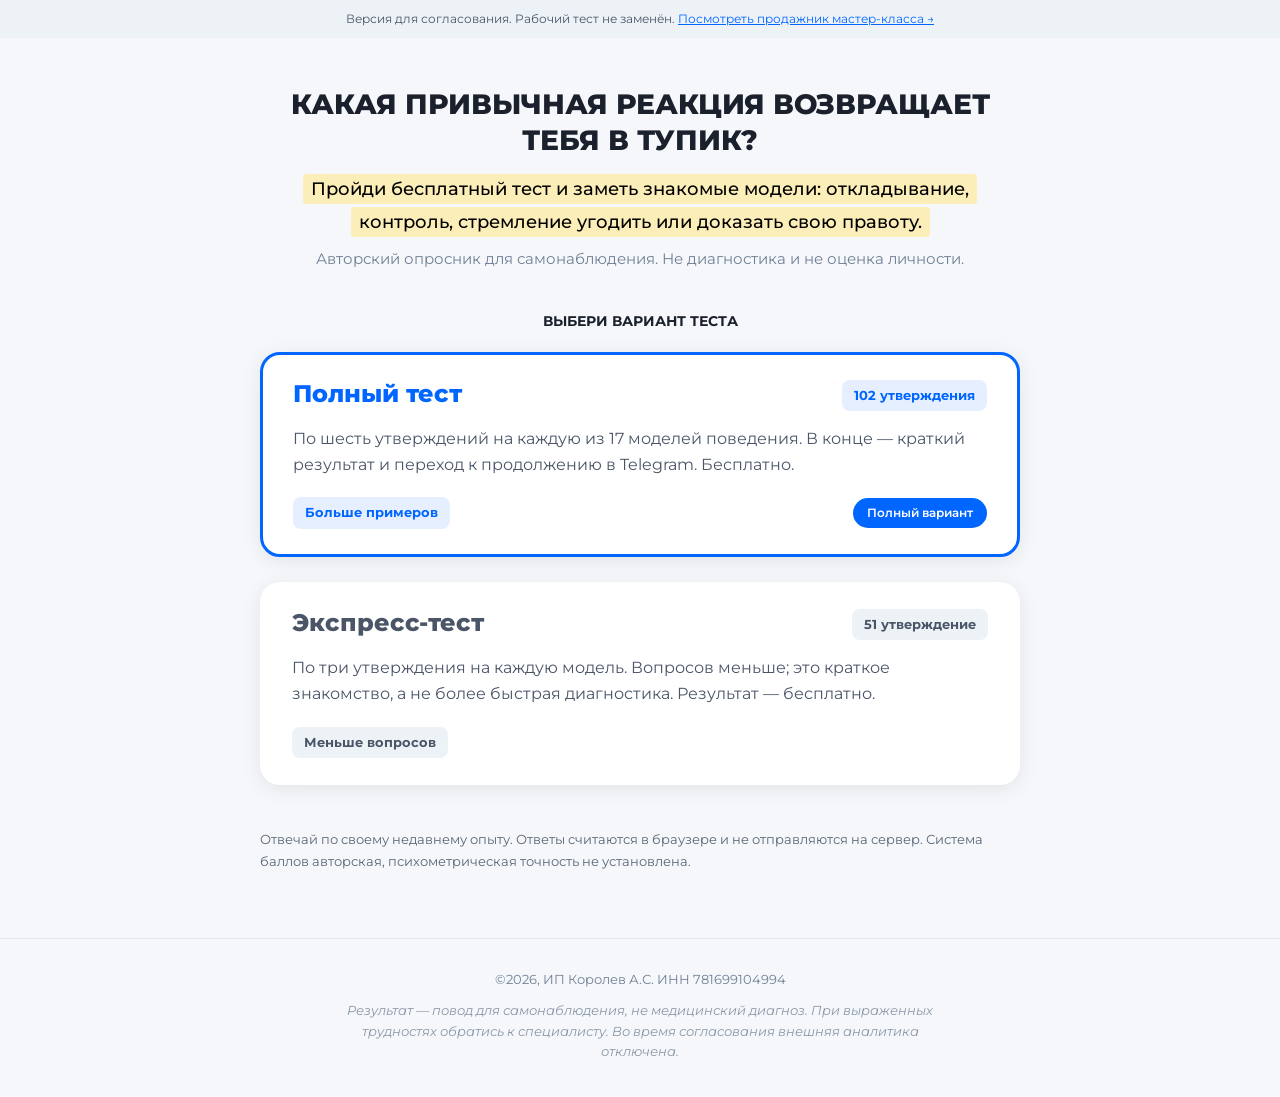
<file: index.html>
<!DOCTYPE html>
<html lang="ru">
<head>
    <meta charset="UTF-8">
    <meta name="viewport" content="width=device-width, initial-scale=1.0">
    <title>ЭГО-ТЕСТ: какие привычные реакции тебе знакомы?</title>
<meta name="robots" content="noindex,nofollow">
<meta name="referrer" content="strict-origin-when-cross-origin">
<meta name="description" content="Бесплатный авторский тест для самонаблюдения. Заметь знакомые модели поведения без диагнозов и обещаний точности.">
    
    <link rel="preconnect" href="https://fonts.googleapis.com">
    <link rel="preconnect" href="https://fonts.gstatic.com" crossorigin>
    <link href="https://fonts.googleapis.com/css2?family=Montserrat:wght@400;500;600;700;800&display=swap" rel="stylesheet">
    <script src="assets/chart-4.4.8.js" defer></script>

    <link rel="icon" type="image/x-icon" href="/favicon.png">


    <link rel="stylesheet" href="assets/original.css">
<link rel="stylesheet" href="assets/review.css">
</head>
<body>
<div class="review-banner">Версия для согласования. Рабочий тест не заменён. <a href="master-class/">Посмотреть продажник мастер-класса →</a></div>

<div id="app" class="container">
    
    <div id="home-page">
        <h1>Какая привычная реакция возвращает тебя в тупик?</h1>
        
        <div class="subtitle">
    <span>Пройди бесплатный тест и заметь знакомые модели: откладывание, контроль, стремление угодить или доказать свою правоту.</span>
</div>
        
        <div class="description">Авторский опросник для самонаблюдения. Не диагностика и не оценка личности.</div>
        
    
        

        <h3 style="text-align:center; font-size: 14px; font-weight: 700; margin: 30px 0 20px; text-transform: uppercase;">Выбери вариант теста</h3>

        <div class="card card-full" role="button" tabindex="0" onclick="startTest('full')" onkeydown="if(event.key==='Enter'||event.key===' '){event.preventDefault();startTest('full');}">
            <div class="card-header">
                <span class="card-title">Полный тест</span>
                <span class="badge-info">102 утверждения</span>
            </div>
            <div class="card-text">
                По шесть утверждений на каждую из 17 моделей поведения. В конце — краткий результат и переход к продолжению в Telegram. Бесплатно.
            </div>
            <div class="card-footer">
                <span class="accuracy-badge"><span class="badge-info" style="margin-left:0; font-weight:700;">Больше примеров</span></span>
                <span class="tag">Полный вариант</span>
            </div>
        </div>

        <div class="card card-express" role="button" tabindex="0" onclick="startTest('express')" onkeydown="if(event.key==='Enter'||event.key===' '){event.preventDefault();startTest('express');}">
            <div class="card-header">
                <span class="card-title">Экспресс-тест</span>
                <span class="badge-info">51 утверждение</span>
            </div>
            <div class="card-text">
                По три утверждения на каждую модель. Вопросов меньше; это краткое знакомство, а не более быстрая диагностика. Результат — бесплатно.
            </div>
            <div class="card-footer">
                <span class="accuracy-badge"><span class="badge-info" style="margin-left:0; font-weight:700;">Меньше вопросов</span></span>
            </div>
        </div>
    </div>

    <p id="test-privacy" class="copy-note">Отвечай по своему недавнему опыту. Ответы считаются в браузере и не отправляются на сервер. Система баллов авторская, психометрическая точность не установлена.</p>
    <div id="quiz-page" class="hidden">
        <div class="progress-container">
            <div class="progress-header">
                <span>Прогресс</span>
                <span id="question-counter">1 / 102</span>
            </div>
            <div class="progress-bar">
                <div id="progress-fill" class="progress-fill"></div>
            </div>
        </div>

        <div class="quiz-wrapper">
            <div class="question-card">
                <div id="question-text" class="question-text">Загрузка вопроса...</div>
            </div>

            <div class="answers-container">
                <button class="btn-answer btn-yes" onclick="handleAnswer(3)">Да, это про меня</button>
                <button class="btn-answer btn-maybe" onclick="handleAnswer(1)">Возможно, иногда</button>
                <button class="btn-answer btn-no" onclick="handleAnswer(0)">Нет, не похоже</button>
            </div>
        </div>
    </div>

    <div id="quiz-navigation" class="questions-nav hidden"><button id="previous-question" onclick="previousQuestion()">← Предыдущий вопрос</button><button onclick="exitTest()">Выйти из теста</button></div>
    <div id="results-page" class="hidden">
        <h1>Результаты тестирования</h1>
        
        <div class="chart-section">
            <div class="chart-container">
                <canvas id="resultsChart" role="img" aria-label="Баллы трёх моделей, не доли личности"></canvas>
            </div>
            <div class="chart-legend" id="chart-legend"></div>
        </div>

        <div class="result-header-card">
            <div class="result-title-small">С каким описанием чаще совпали ответы</div>
            <div id="winner-name" class="result-main-name">НАЗВАНИЕ</div>
        </div>

        <div class="result-body-card">
            <div id="winner-description" class="result-details"></div>
            <p class="copy-note">Названия моделей условные. Результат не является диагнозом, объяснением твоего детства или оценкой всей личности. Оставь только то, что подходит к твоему опыту.</p>
        </div>

        

        <div id="long-text-block" class="long-text-content">
            <div id="long-text-container">
                <p style="text-align: center; color: #718096;">Загрузка описания...</p>
            </div>
        </div>

        <div class="cta-text">
    Хочешь подробнее разобраться в знакомой реакции?<br>Продолжение — в Telegram-боте 👇
</div>

        <div style="text-align: center; margin-bottom: 60px;">
            <a href="https://t.me/aleksskorolev_bot?start=egotest" 
   class="btn-cta" 
   onclick="trackReview('telegram_click'); return true;" rel="noopener noreferrer">
   ЧИТАТЬ ПРОДОЛЖЕНИЕ
</a>
<p class="copy-note">В предпросмотре ссылка ведёт в действующий бот. Его сообщения и старые PDF ещё не обновлены; не используем эту версию для привлечения покупателей до проверки всего маршрута.</p>
            <!-- Текст под кнопкой -->
    <div style="font-size: 13px; color: #666; margin-top: 15px;">
        если не работает Telegram, то 
        <a id="fallback-link" href="result.html" style="color: #666; text-decoration: underline;">прочитай описание на сайте</a>
    </div>
</div>
        
        </div>
    </div> </div> <div id="warning-overlay">
    <div class="warning-text">ОТВЕЧАЙ ПО СВОЕМУ ОПЫТУ.<br>ЗДЕСЬ НЕТ ПРАВИЛЬНЫХ ОТВЕТОВ.</div>
</div>

    <footer class="footer">
        <p>©2026, ИП Королев А.С. ИНН 781699104994</p>
        <p class="disclaimer">Результат — повод для самонаблюдения, не медицинский диагноз. При выраженных трудностях обратись к специалисту. Во время согласования внешняя аналитика отключена.</p>
    </footer>

<script src="assets/review.js" defer></script>
<script src="assets/constants.js" defer></script>
<script src="descriptions.js" defer></script>

<script src="assets/quiz.js" defer></script>
</body>
</html>
</file>
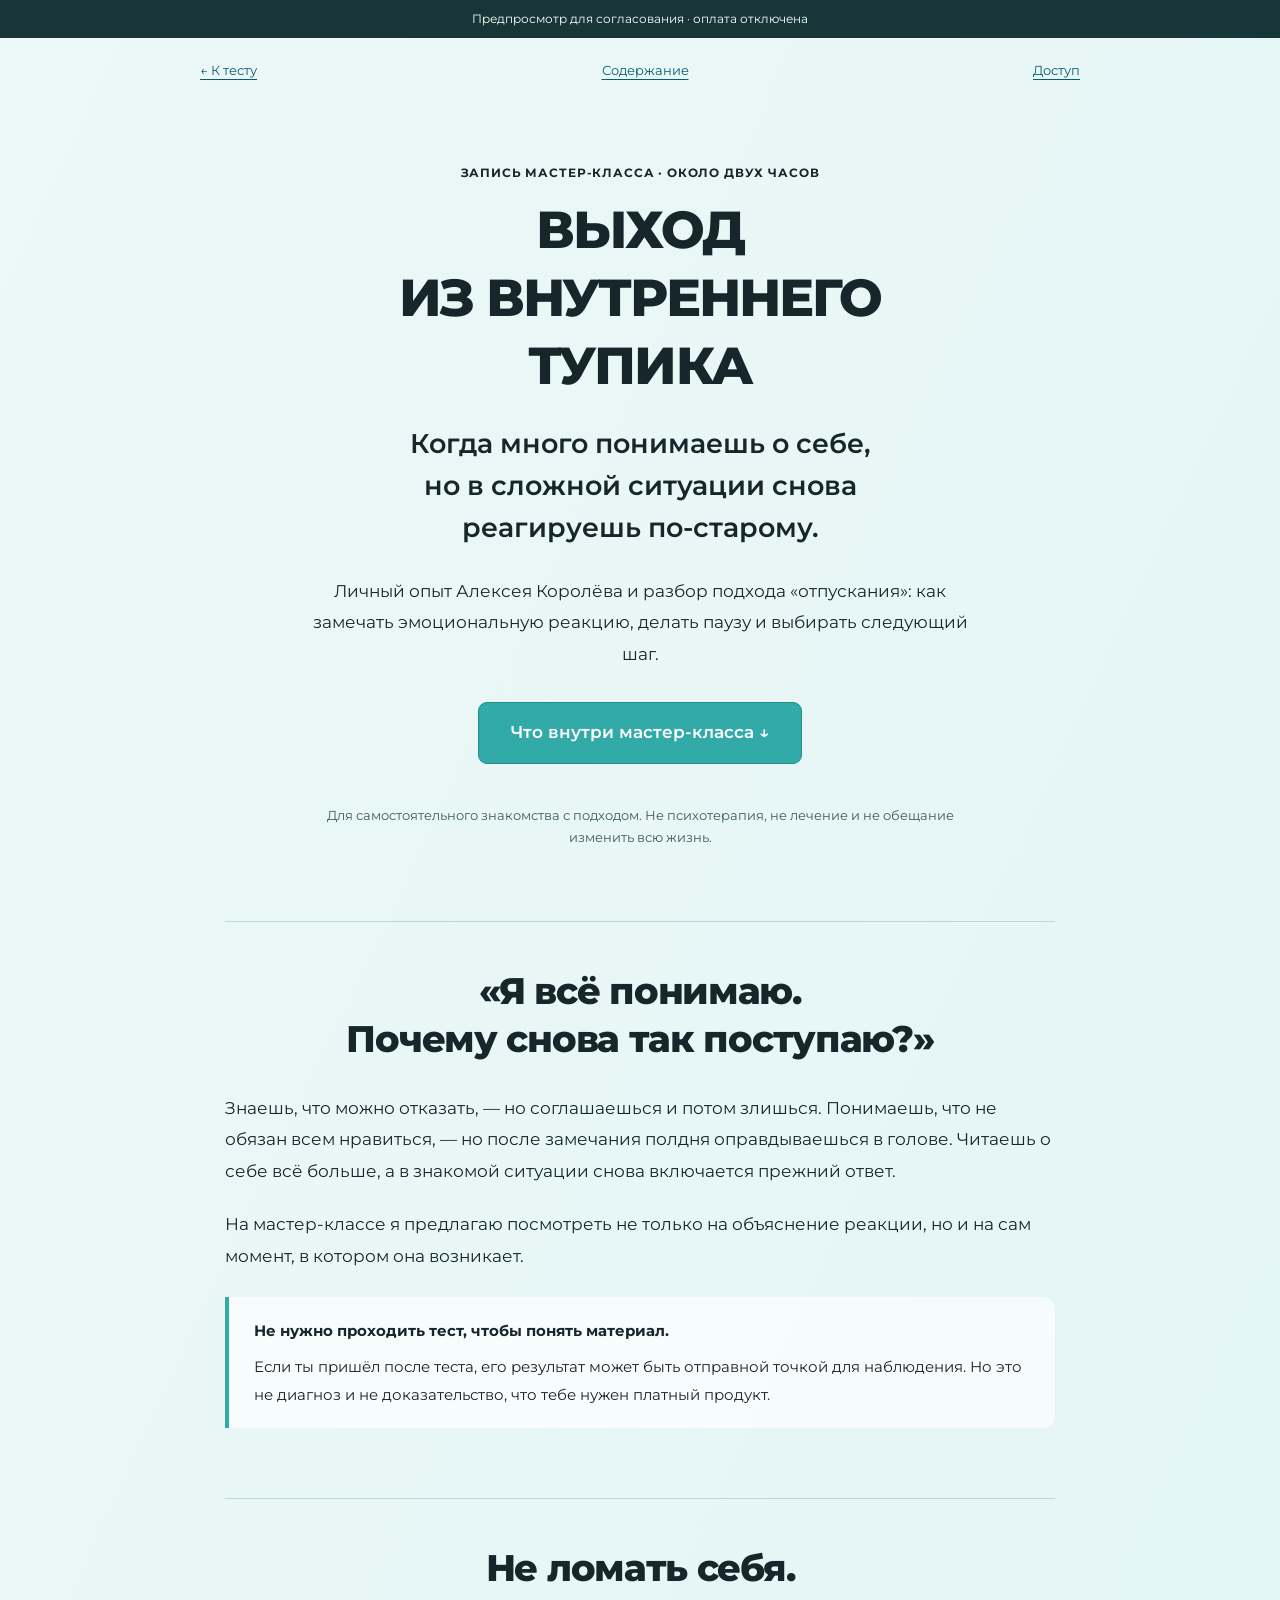
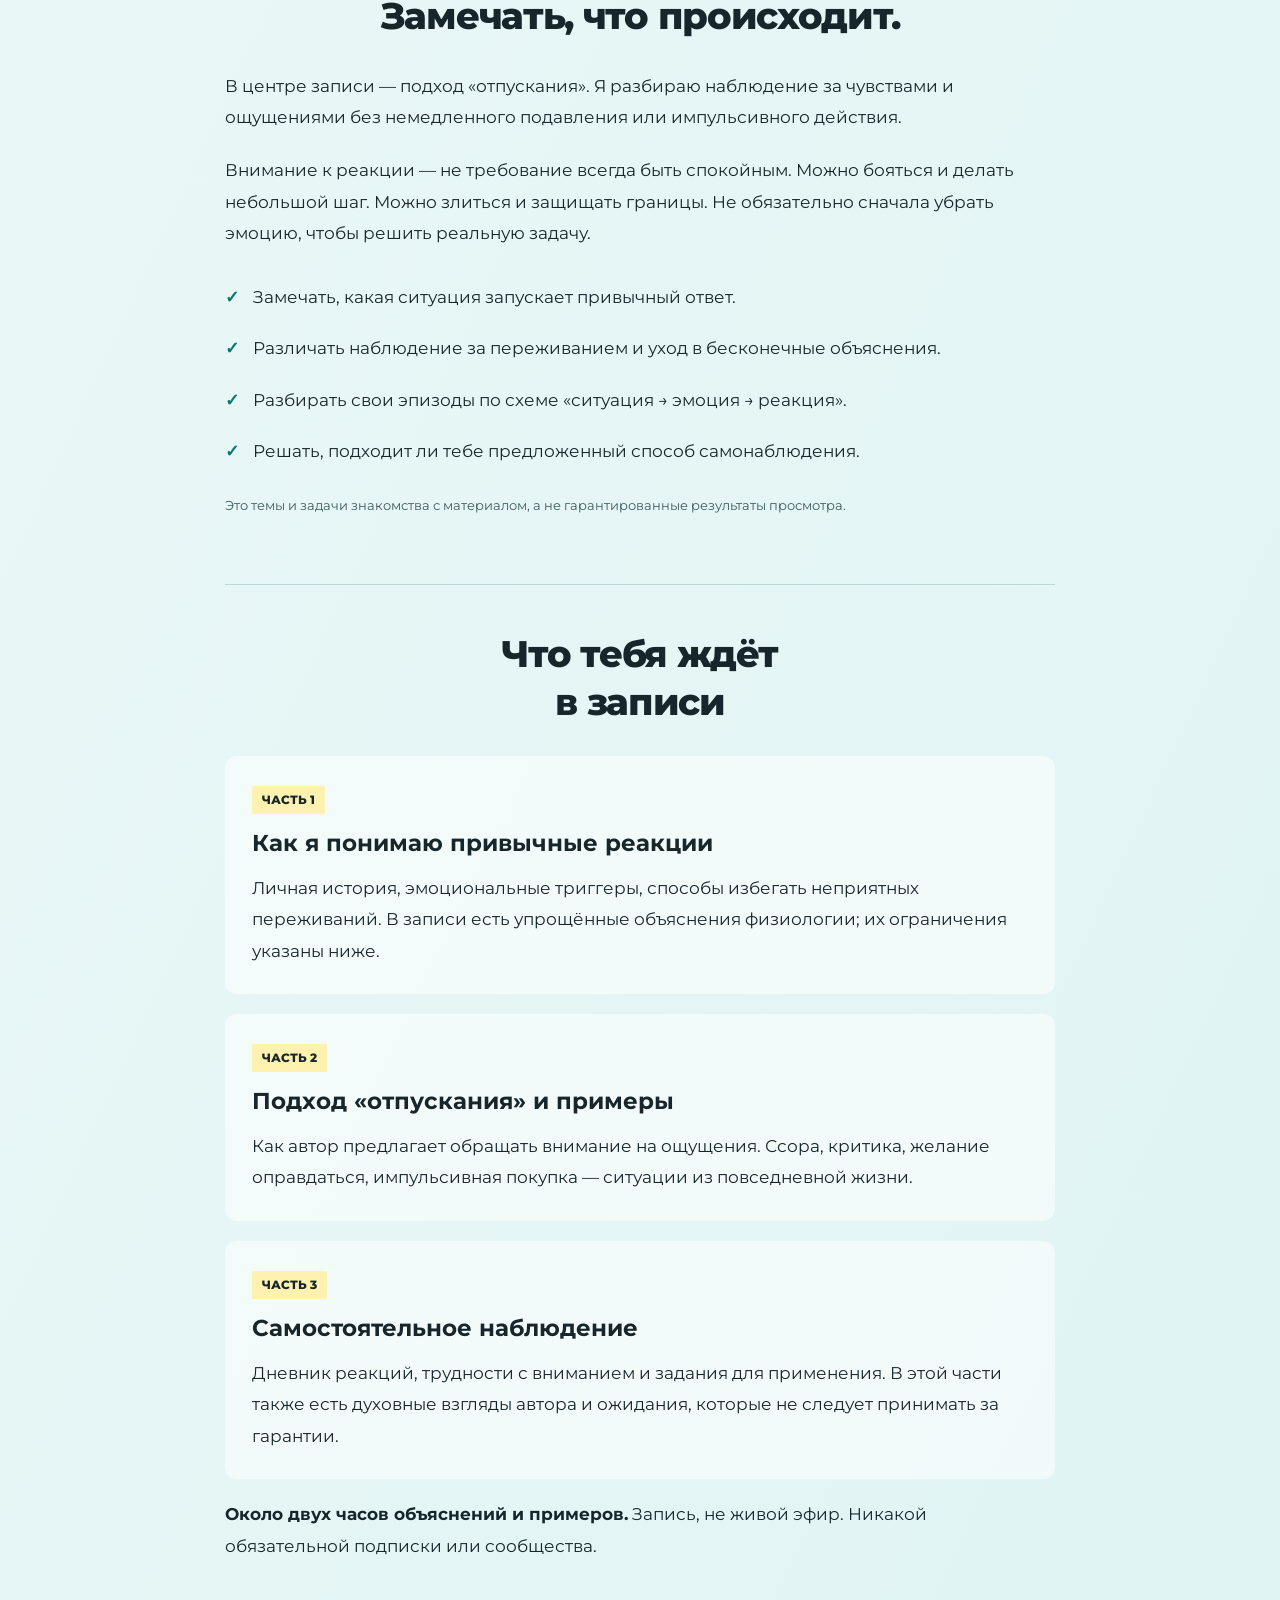
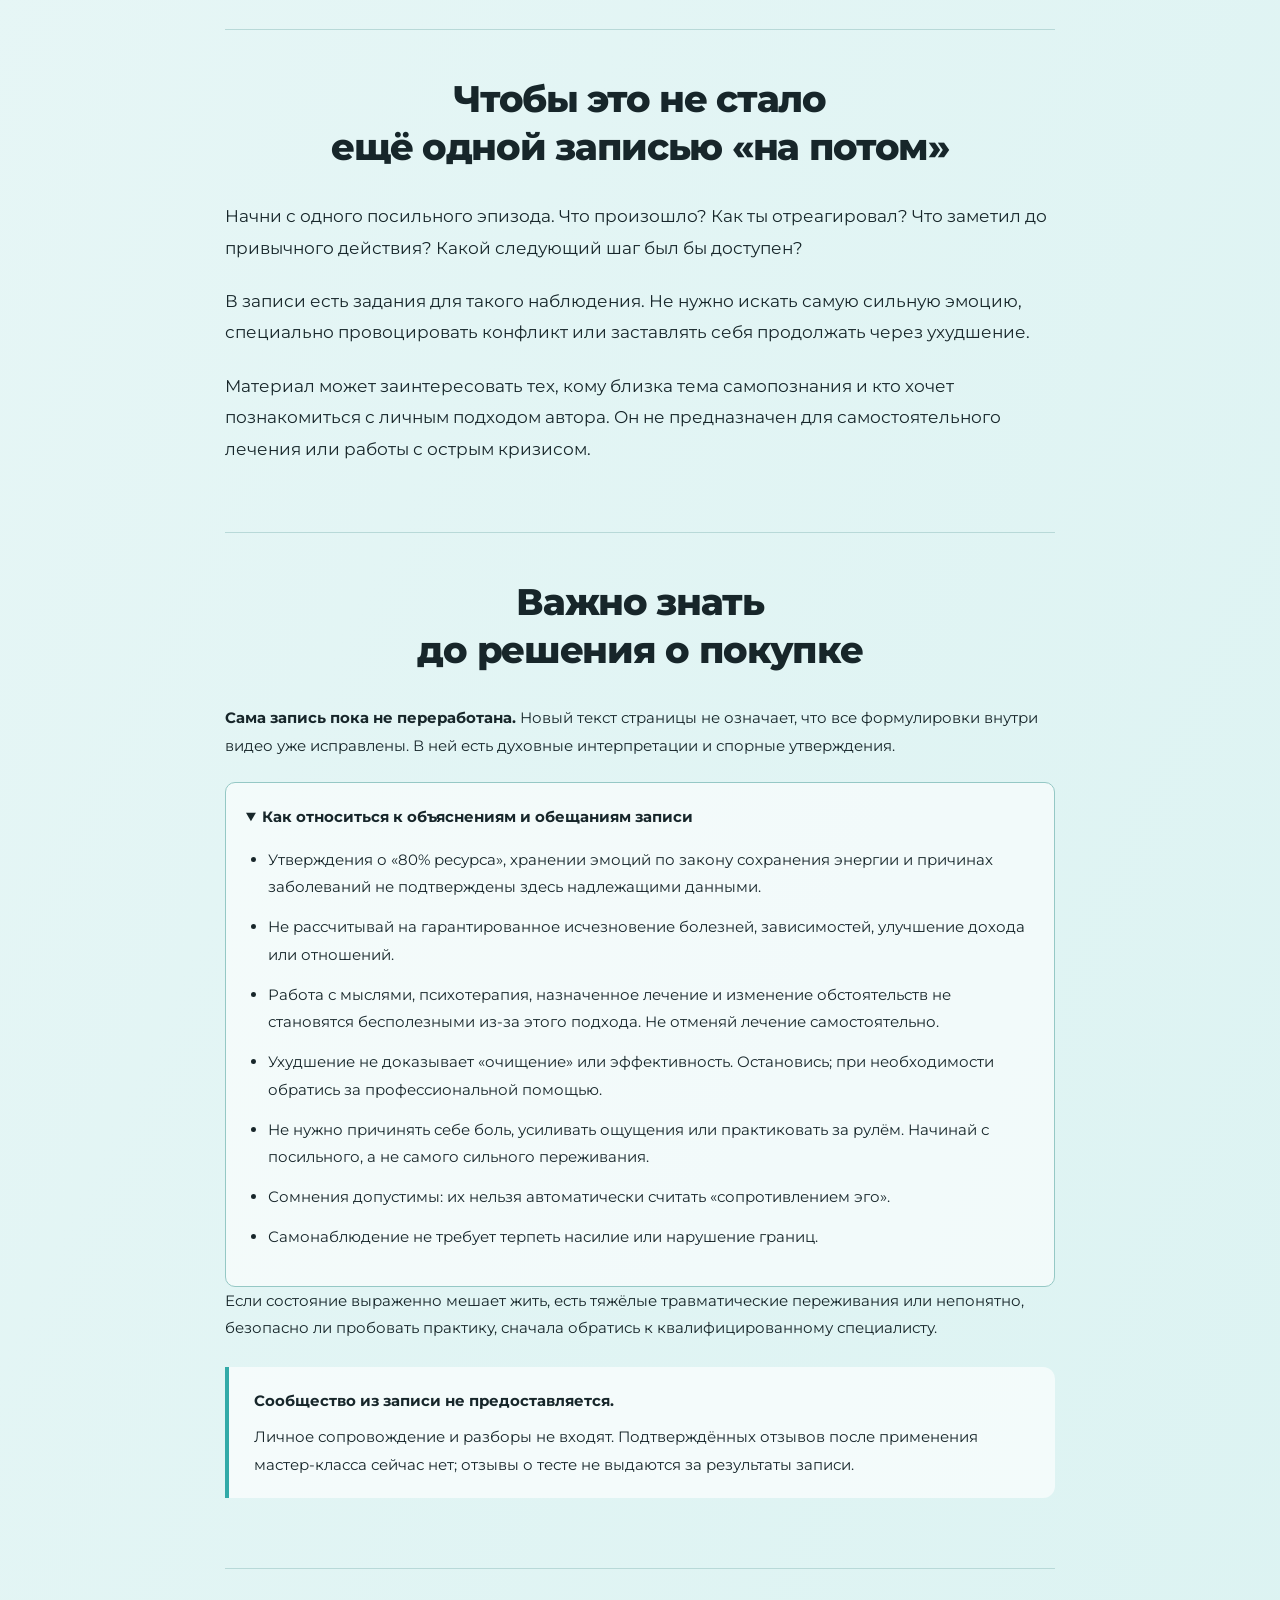
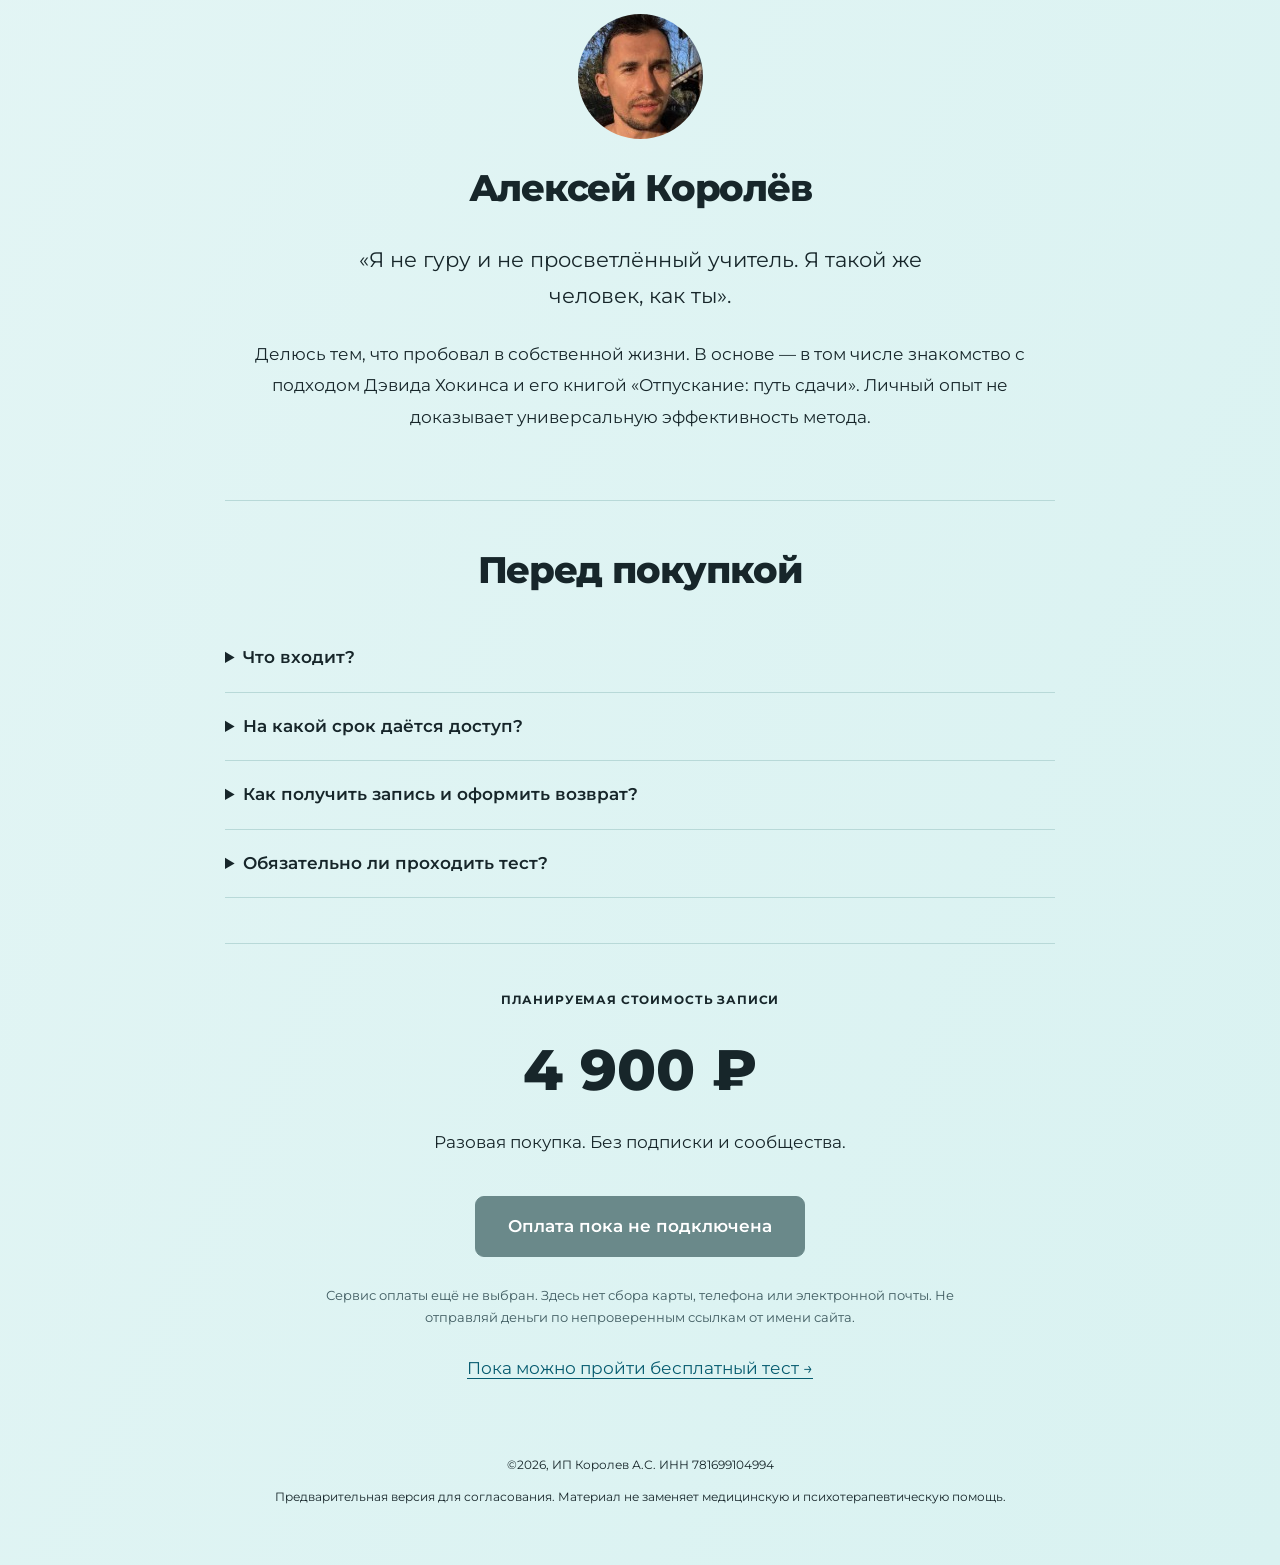
<file: master-class/index.html>
<!doctype html><html lang="ru"><head><meta charset="utf-8"><meta name="viewport" content="width=device-width,initial-scale=1"><meta name="robots" content="noindex,nofollow"><meta name="referrer" content="strict-origin-when-cross-origin"><title>Выход из внутреннего тупика — мастер-класс Алексея Королёва</title><meta name="description" content="Запись мастер-класса о привычных эмоциональных реакциях, подходе отпускания и самостоятельном наблюдении. Содержание и ограничения."><link rel="icon" href="/favicon.png"><link rel="preconnect" href="https://fonts.googleapis.com"><link rel="preconnect" href="https://fonts.gstatic.com" crossorigin><link href="https://fonts.googleapis.com/css2?family=Montserrat:wght@400;500;600;700;800&display=swap" rel="stylesheet"><link rel="stylesheet" href="offer.css"><script src="../assets/review.js" defer></script></head><body>
<div class="review">Предпросмотр для согласования · оплата отключена</div><nav><a href="../">← К тесту</a><a href="#program">Содержание</a><a href="#access">Доступ</a></nav>
<main><header class="hero"><p class="eyebrow">Запись мастер-класса · около двух часов</p><h1>ВЫХОД<br>ИЗ ВНУТРЕННЕГО<br>ТУПИКА</h1><p class="lead">Когда много понимаешь о себе,<br>но в сложной ситуации снова<br>реагируешь по-старому.</p><p>Личный опыт Алексея Королёва и разбор подхода «отпускания»: как замечать эмоциональную реакцию, делать паузу и выбирать следующий шаг.</p><a class="button" href="#program">Что внутри мастер-класса ↓</a><p class="small">Для самостоятельного знакомства с подходом. Не психотерапия, не лечение и не обещание изменить всю жизнь.</p></header>
<section><h2>«Я всё понимаю.<br>Почему снова так поступаю?»</h2><p>Знаешь, что можно отказать, — но соглашаешься и потом злишься. Понимаешь, что не обязан всем нравиться, — но после замечания полдня оправдываешься в голове. Читаешь о себе всё больше, а в знакомой ситуации снова включается прежний ответ.</p><p>На мастер-классе я предлагаю посмотреть не только на объяснение реакции, но и на сам момент, в котором она возникает.</p><div class="note"><strong>Не нужно проходить тест, чтобы понять материал.</strong><p>Если ты пришёл после теста, его результат может быть отправной точкой для наблюдения. Но это не диагноз и не доказательство, что тебе нужен платный продукт.</p></div></section>
<section><h2>Не ломать себя.<br>Замечать, что происходит.</h2><p>В центре записи — подход «отпускания». Я разбираю наблюдение за чувствами и ощущениями без немедленного подавления или импульсивного действия.</p><p>Внимание к реакции — не требование всегда быть спокойным. Можно бояться и делать небольшой шаг. Можно злиться и защищать границы. Не обязательно сначала убрать эмоцию, чтобы решить реальную задачу.</p><ul class="check"><li>Замечать, какая ситуация запускает привычный ответ.</li><li>Различать наблюдение за переживанием и уход в бесконечные объяснения.</li><li>Разбирать свои эпизоды по схеме «ситуация → эмоция → реакция».</li><li>Решать, подходит ли тебе предложенный способ самонаблюдения.</li></ul><p class="small">Это темы и задачи знакомства с материалом, а не гарантированные результаты просмотра.</p></section>
<section id="program"><h2>Что тебя ждёт<br>в записи</h2><article class="program"><span>ЧАСТЬ 1</span><h3>Как я понимаю привычные реакции</h3><p>Личная история, эмоциональные триггеры, способы избегать неприятных переживаний. В записи есть упрощённые объяснения физиологии; их ограничения указаны ниже.</p></article><article class="program"><span>ЧАСТЬ 2</span><h3>Подход «отпускания» и примеры</h3><p>Как автор предлагает обращать внимание на ощущения. Ссора, критика, желание оправдаться, импульсивная покупка — ситуации из повседневной жизни.</p></article><article class="program"><span>ЧАСТЬ 3</span><h3>Самостоятельное наблюдение</h3><p>Дневник реакций, трудности с вниманием и задания для применения. В этой части также есть духовные взгляды автора и ожидания, которые не следует принимать за гарантии.</p></article><p><strong>Около двух часов объяснений и примеров.</strong> Запись, не живой эфир. Никакой обязательной подписки или сообщества.</p></section>
<section><h2>Чтобы это не стало<br>ещё одной записью «на потом»</h2><p>Начни с одного посильного эпизода. Что произошло? Как ты отреагировал? Что заметил до привычного действия? Какой следующий шаг был бы доступен?</p><p>В записи есть задания для такого наблюдения. Не нужно искать самую сильную эмоцию, специально провоцировать конфликт или заставлять себя продолжать через ухудшение.</p><p>Материал может заинтересовать тех, кому близка тема самопознания и кто хочет познакомиться с личным подходом автора. Он не предназначен для самостоятельного лечения или работы с острым кризисом.</p></section>
<section class="limits" id="limitations"><h2>Важно знать<br>до решения о покупке</h2><p><strong>Сама запись пока не переработана.</strong> Новый текст страницы не означает, что все формулировки внутри видео уже исправлены. В ней есть духовные интерпретации и спорные утверждения.</p><details open><summary>Как относиться к объяснениям и обещаниям записи</summary><ul><li>Утверждения о «80% ресурса», хранении эмоций по закону сохранения энергии и причинах заболеваний не подтверждены здесь надлежащими данными.</li><li>Не рассчитывай на гарантированное исчезновение болезней, зависимостей, улучшение дохода или отношений.</li><li>Работа с мыслями, психотерапия, назначенное лечение и изменение обстоятельств не становятся бесполезными из-за этого подхода. Не отменяй лечение самостоятельно.</li><li>Ухудшение не доказывает «очищение» или эффективность. Остановись; при необходимости обратись за профессиональной помощью.</li><li>Не нужно причинять себе боль, усиливать ощущения или практиковать за рулём. Начинай с посильного, а не самого сильного переживания.</li><li>Сомнения допустимы: их нельзя автоматически считать «сопротивлением эго».</li><li>Самонаблюдение не требует терпеть насилие или нарушение границ.</li></ul></details><p>Если состояние выраженно мешает жить, есть тяжёлые травматические переживания или непонятно, безопасно ли пробовать практику, сначала обратись к квалифицированному специалисту.</p><div class="note"><strong>Сообщество из записи не предоставляется.</strong><p>Личное сопровождение и разборы не входят. Подтверждённых отзывов после применения мастер-класса сейчас нет; отзывы о тесте не выдаются за результаты записи.</p></div></section>
<section class="author"><img src="[data-uri]" width="125" height="125" alt="Алексей Королёв"><h2>Алексей Королёв</h2><blockquote>«Я не гуру и не просветлённый учитель. Я такой же человек, как ты».</blockquote><p>Делюсь тем, что пробовал в собственной жизни. В основе — в том числе знакомство с подходом Дэвида Хокинса и его книгой «Отпускание: путь сдачи». Личный опыт не доказывает универсальную эффективность метода.</p></section>
<section class="faq"><h2>Перед покупкой</h2><details><summary>Что входит?</summary><p>Запись мастер-класса около двух часов с объяснениями, примерами и заданиями. Сообщество, личная работа и дополнительные бонусы не обещаются.</p></details><details><summary>На какой срок даётся доступ?</summary><p>Срок доступа и площадка просмотра ещё должны быть подтверждены автором. Пока это не определено, оплата закрыта.</p></details><details><summary>Как получить запись и оформить возврат?</summary><p>До открытия продаж здесь появятся порядок выдачи, условия покупки и возврата, сведения о продавце и необходимые документы. В этой версии платёжной формы нет.</p></details><details><summary>Обязательно ли проходить тест?</summary><p>Нет. Опросник и покупка не зависят друг от друга. Сам по себе результат теста не означает, что тебе нужен мастер-класс.</p></details></section>
<section class="access" id="access"><p class="eyebrow">Планируемая стоимость записи</p><div class="price">4 900 ₽</div><p>Разовая покупка. Без подписки и сообщества.</p><button class="button" type="button" disabled aria-describedby="payment-note">Оплата пока не подключена</button><p id="payment-note" class="small">Сервис оплаты ещё не выбран. Здесь нет сбора карты, телефона или электронной почты. Не отправляй деньги по непроверенным ссылкам от имени сайта.</p><a href="../">Пока можно пройти бесплатный тест →</a></section>
</main><footer><p>©2026, ИП Королев А.С. ИНН 781699104994</p><p>Предварительная версия для согласования. Материал не заменяет медицинскую и психотерапевтическую помощь.</p></footer></body></html>
</file>
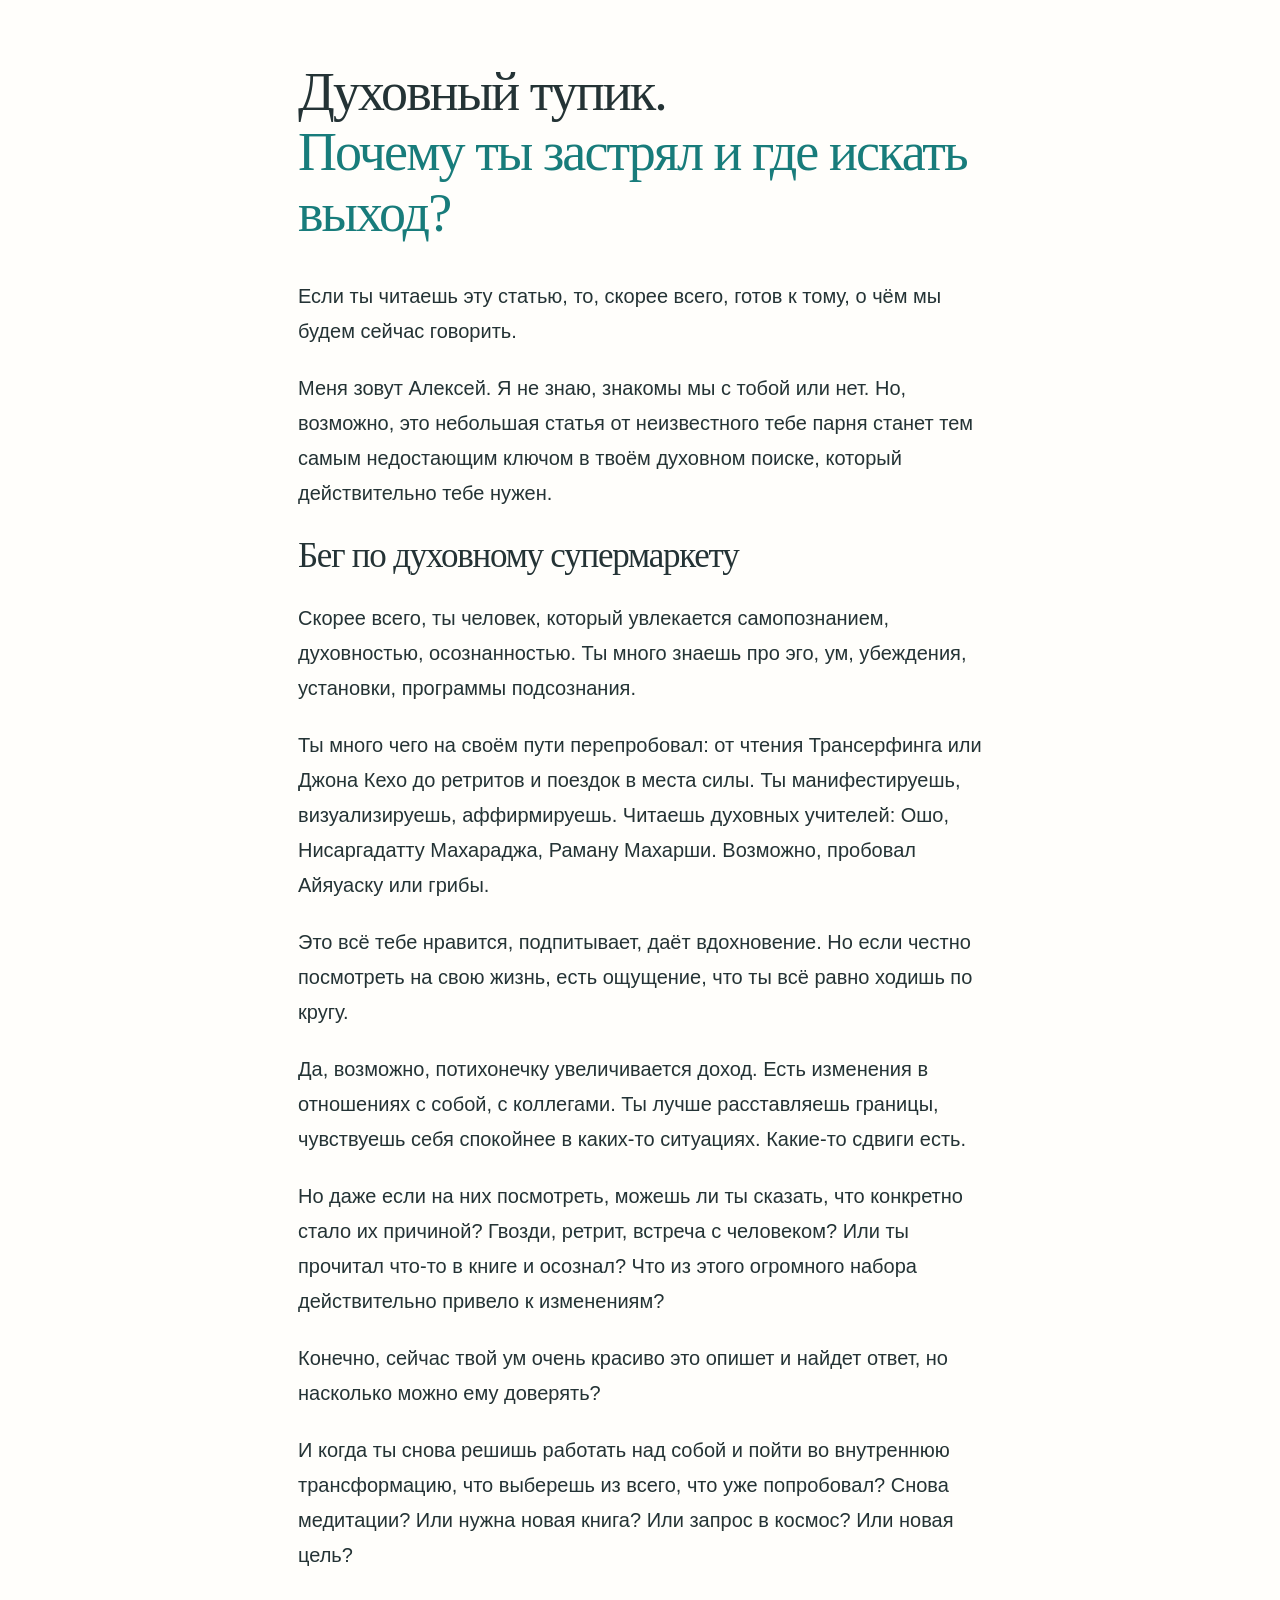
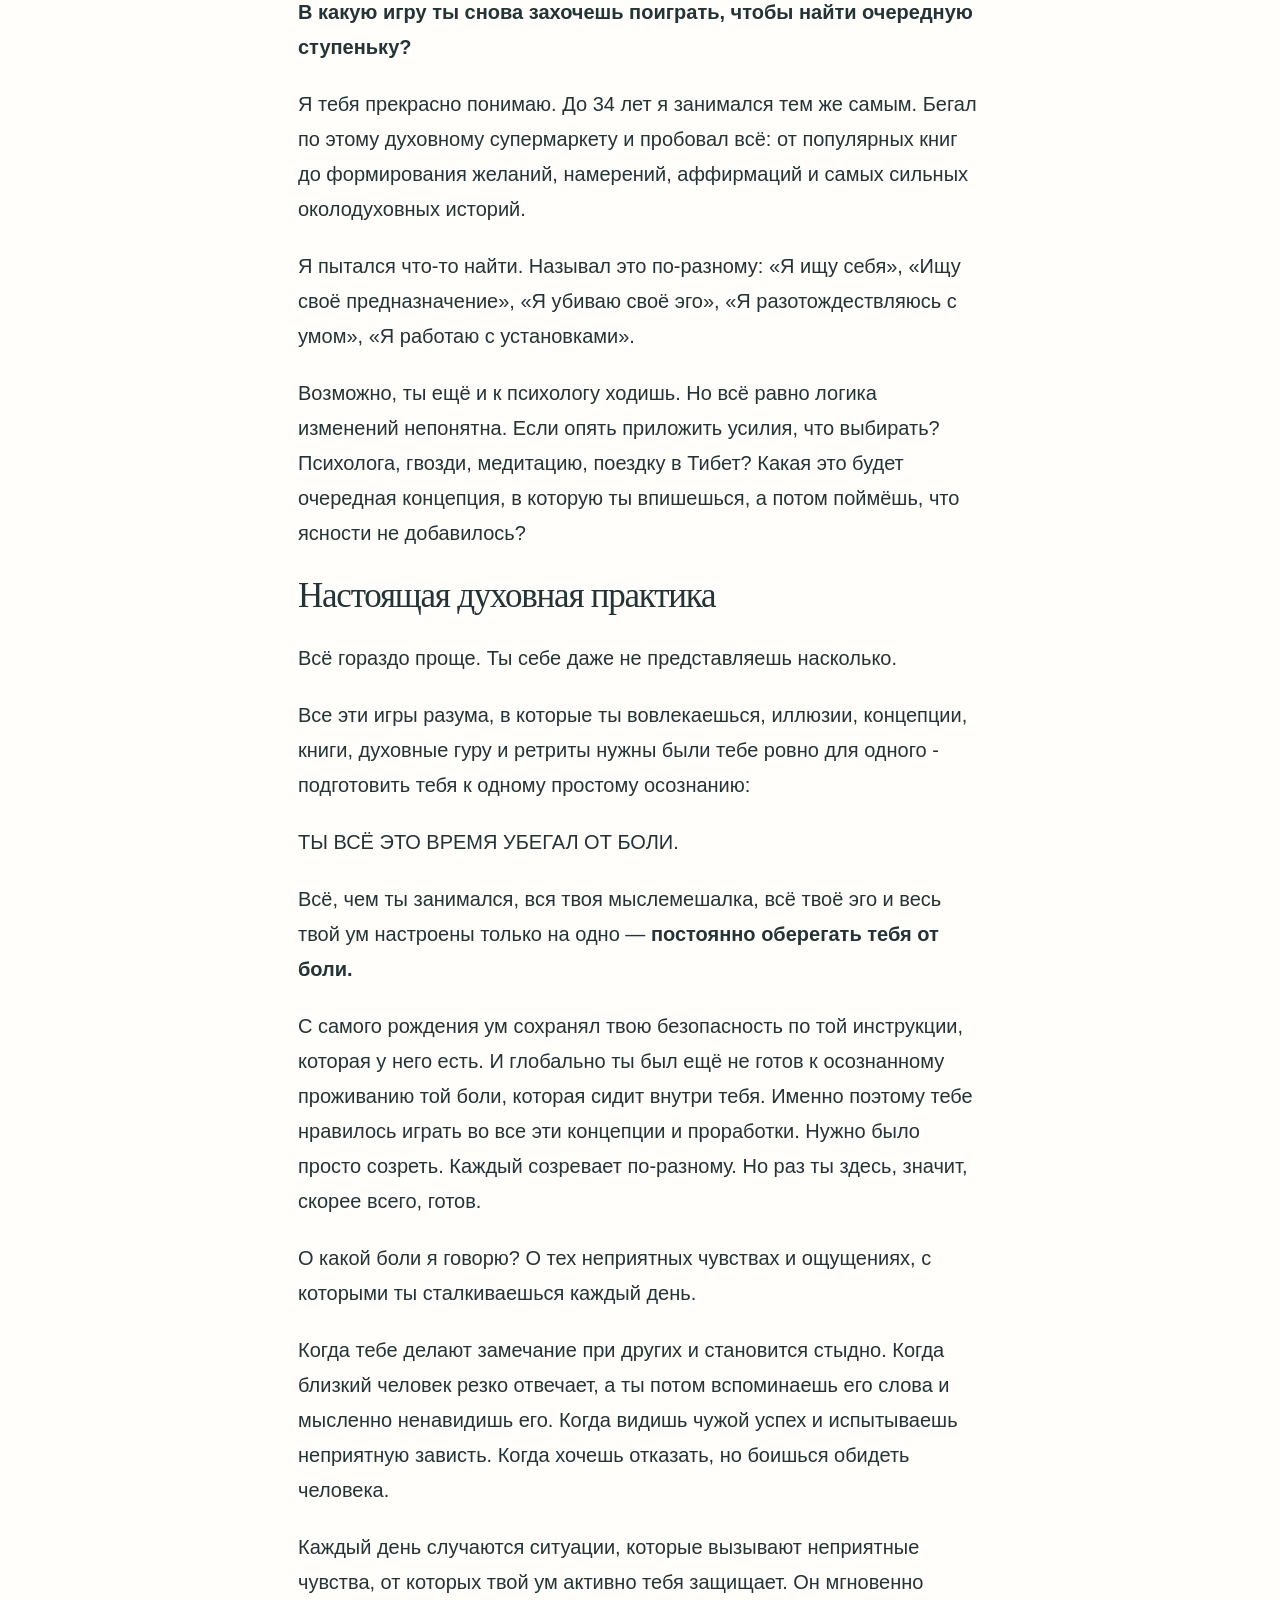
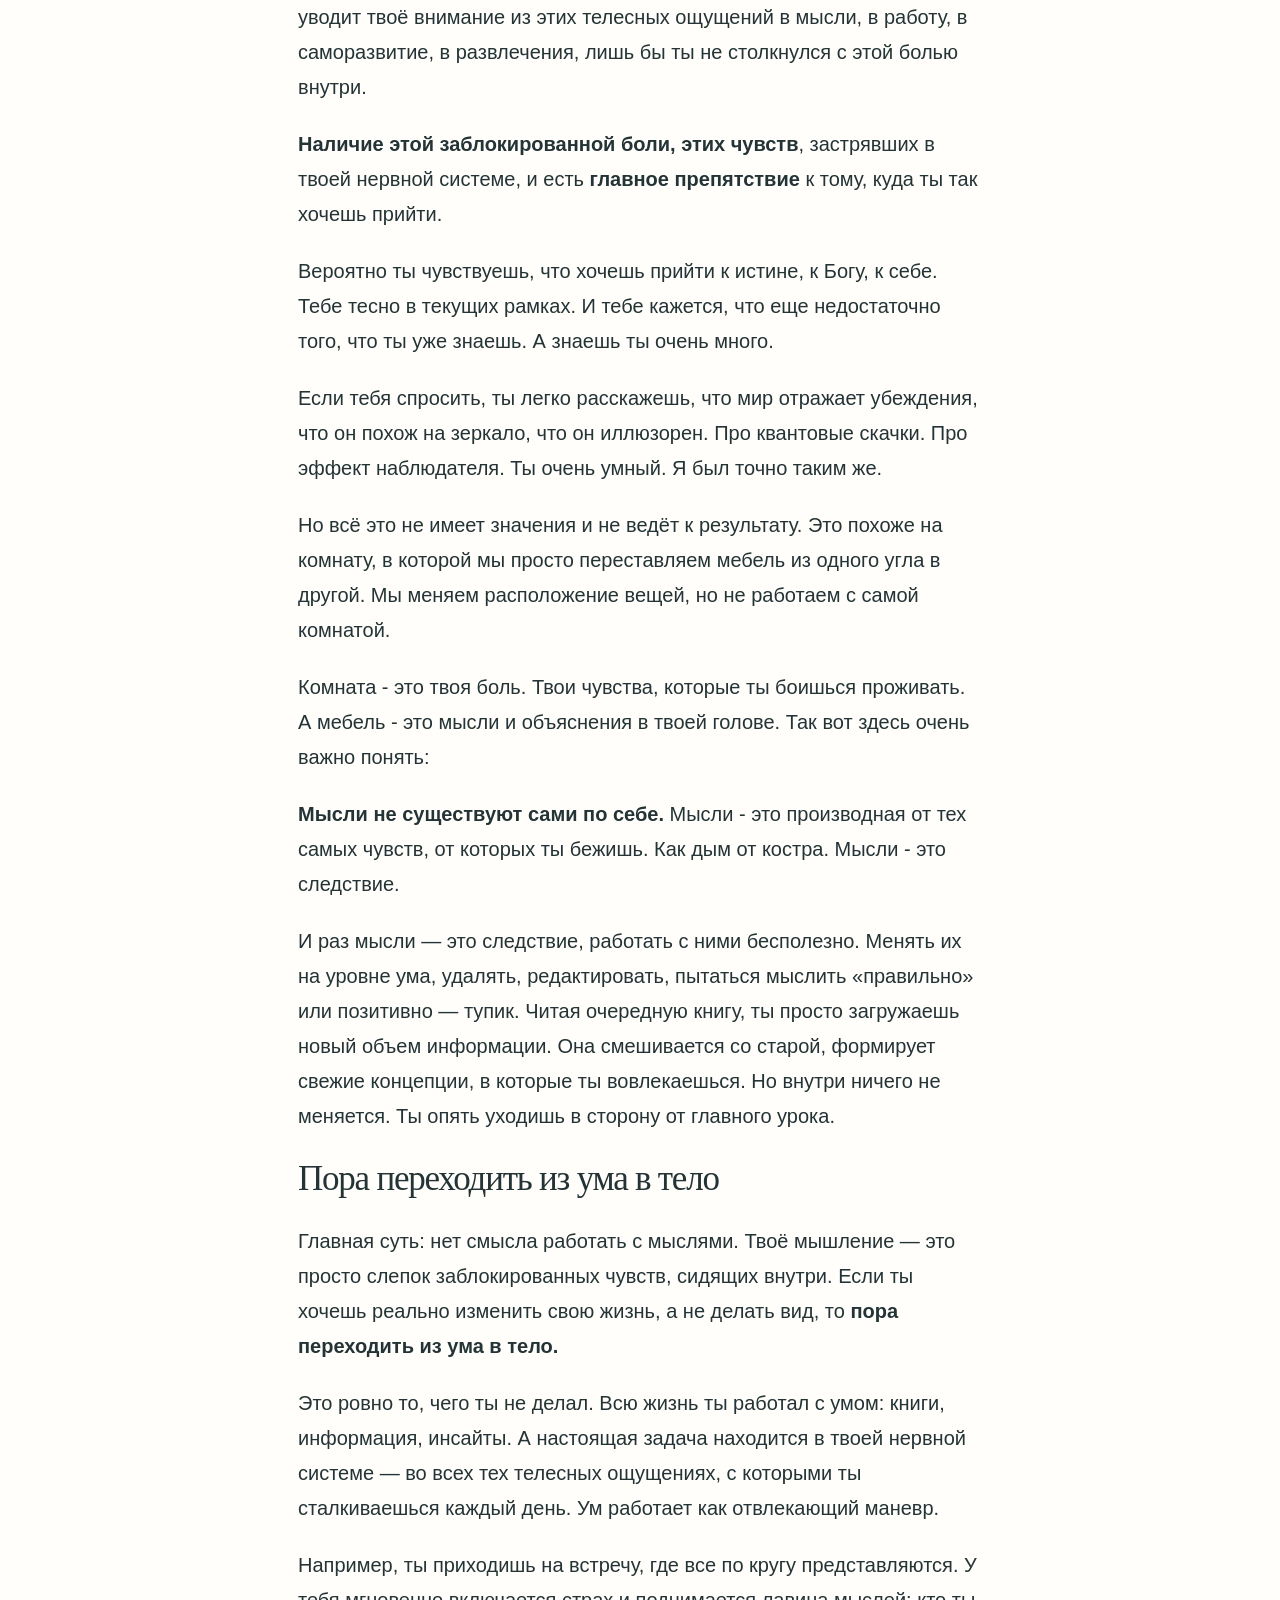
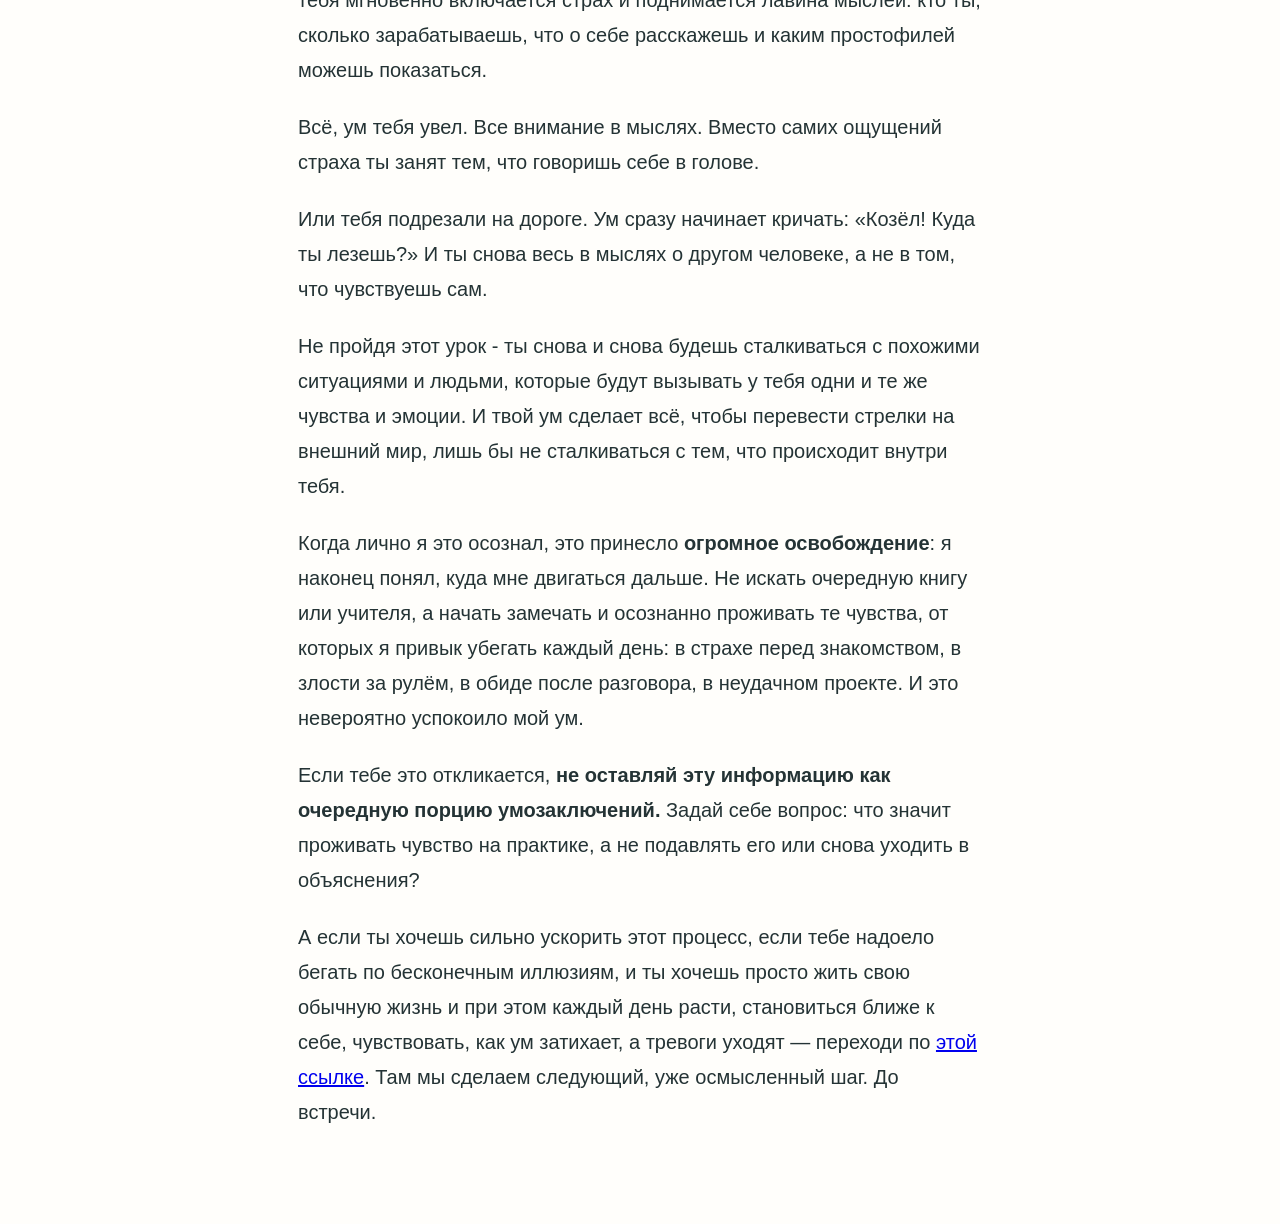
<file: preview/duhovny-tupik/index.html>
<!DOCTYPE html>

<html lang="ru"><head><meta charset="utf-8"/><meta content="width=device-width,initial-scale=1" name="viewport"/><meta content="noindex,nofollow" name="robots"/><meta content="strict-origin-when-cross-origin" name="referrer"/><title>Духовный тупик. Почему ты застрял и где искать выход?</title><meta content="О духовном поиске, привычных поступках и чувствах, которые мы не замечаем в обычной жизни. Личный опыт Алексея Королёва." name="description"/><style>
:root{--ink:#243335;--muted:#637373;--accent:#187c7b;--paper:#fffefb;--line:#dbe5e1}*{box-sizing:border-box}html{scroll-behavior:smooth}body{margin:0;background:var(--paper);color:var(--ink);font-family:Arial,Helvetica,sans-serif;-webkit-font-smoothing:antialiased}.review{background:#203436;color:#edf6f3;padding:9px 18px;text-align:center;font-size:12px;line-height:1.5}.masthead{max-width:1040px;margin:auto;padding:24px 30px;border-bottom:1px solid var(--line);display:flex;justify-content:space-between;gap:16px;font-size:13px}.masthead a{color:var(--muted);text-decoration:none}.brand{font-weight:700;letter-spacing:.02em}main{max-width:740px;margin:0 auto;padding:0 28px 72px}.article-header{padding:62px 0 8px}.eyebrow{color:var(--accent);font-size:12px!important;font-weight:700;letter-spacing:.13em;text-transform:uppercase;margin:0 0 20px!important}h1,h2{font-family:Georgia,'Times New Roman',serif;font-weight:400;letter-spacing:-.035em}h1{font-size:54px;line-height:1.12;margin:0 0 28px}h1 em{font-style:normal;color:var(--accent)}.lead{font-size:23px;line-height:1.55;color:#46595a;margin:0 0 30px}.byline{display:flex;align-items:center;gap:12px;font-size:13px;line-height:1.6}.byline strong{display:block;font-size:14px}.byline div>span{color:var(--muted)}.avatar{display:grid;place-items:center;border:1px solid #b7cbc6;width:43px;height:43px;border-radius:50%;font-family:Georgia,serif;flex-shrink:0}section{padding-top:0}h2{font-size:35px;line-height:1.2;margin:24px 0}p,li{font-size:20px;line-height:1.75}p{margin:0 0 22px}strong{font-weight:700}blockquote{margin:40px 0;padding:28px 26px;border-left:4px solid var(--accent);background:#eaf4ef}blockquote p{font-family:Georgia,serif;font-size:36px;line-height:1.35;color:#165e5d;margin:0}.scenes{margin:28px 0;padding:8px 0 0 23px;border-left:1px solid #bbd2cb}.scenes p{font-size:19px}.next-step{margin:44px -24px 0;padding:32px 24px 16px;background:#eaf4ef;border:1px solid #d3e4da;border-radius:8px}.next-step h2{margin-top:0}.next-step ul{padding-left:23px;margin:0 0 24px}.next-step li{margin-bottom:12px}.button{display:inline-block;background:var(--accent);color:#fff;text-decoration:none;border-radius:5px;padding:17px 22px;font-size:16px;line-height:1.5;font-weight:700;margin:6px 0 18px}.button:hover{background:#126362}.button span{margin-left:8px}.cta-note{font-size:13px;line-height:1.6;color:var(--muted)}footer{max-width:740px;margin:0 auto;padding:26px 28px 42px;border-top:1px solid var(--line)}footer p{font-size:12px;line-height:1.65;color:var(--muted);margin:0 0 8px}a:focus-visible{outline:3px solid #d8a054;outline-offset:5px}.skip{position:absolute;left:16px;top:-80px;background:white;padding:12px}.skip:focus{top:12px}h2{scroll-margin-top:20px}@media(max-width:600px){.masthead{padding:19px 22px}.article-header{padding-top:40px}main{padding:0 22px 46px}h1{font-size:38px;line-height:1.16}.lead{font-size:21px}p,li{font-size:18px;line-height:1.75}h2{font-size:30px}.byline{font-size:12px}.scenes{padding-left:17px}.scenes p{font-size:18px}blockquote{padding:23px 18px;margin:32px 0}blockquote p{font-size:30px}.next-step{margin:36px -8px 0;padding:26px 18px 12px}.button{width:100%;text-align:center;font-size:15px}footer{padding-left:22px;padding-right:22px}}@media(prefers-reduced-motion:reduce){html{scroll-behavior:auto}}

.next-step{padding-bottom:0}
</style></head><body><a class="skip" href="#article">Перейти к статье</a><main><article id="article"><header class="article-header"><h1>Духовный тупик.<br/><em>Почему ты застрял и где искать выход?</em></h1></header><section><p>Если ты читаешь эту статью, то, скорее всего, готов к тому, о чём мы будем сейчас говорить. </p><p>Меня зовут Алексей. Я не знаю, знакомы мы с тобой или нет. Но, возможно, это небольшая статья от неизвестного тебе парня станет тем самым недостающим ключом в твоём духовном поиске, который действительно тебе нужен. </p><h2>Бег по духовному супермаркету</h2><p>Скорее всего, ты человек, который увлекается самопознанием, духовностью, осознанностью. Ты много знаешь про эго, ум, убеждения, установки, программы подсознания. </p><p>Ты много чего на своём пути перепробовал: от чтения Трансерфинга или Джона Кехо до ретритов и поездок в места силы. Ты манифестируешь, визуализируешь, аффирмируешь. Читаешь духовных учителей: Ошо, Нисаргадатту Махараджа, Раману Махарши. Возможно, пробовал Айяуаску или грибы. </p><p>Это всё тебе нравится, подпитывает, даёт вдохновение. Но если честно посмотреть на свою жизнь, есть ощущение, что ты всё равно ходишь по кругу. </p><p>Да, возможно, потихонечку увеличивается доход. Есть изменения в отношениях с собой, с коллегами. Ты лучше расставляешь границы, чувствуешь себя спокойнее в каких-то ситуациях. Какие-то сдвиги есть. </p><p>Но даже если на них посмотреть, можешь ли ты сказать, что конкретно стало их причиной? Гвозди, ретрит, встреча с человеком? Или ты прочитал что-то в книге и осознал? Что из этого огромного набора действительно привело к изменениям? </p><p>Конечно, сейчас твой ум очень красиво это опишет и найдет ответ, но насколько можно ему доверять? </p><p>И когда ты снова решишь работать над собой и пойти во внутреннюю трансформацию, что выберешь из всего, что уже попробовал? Снова медитации? Или нужна новая книга? Или запрос в космос? Или новая цель? </p><p><strong>В какую игру ты снова захочешь поиграть, чтобы найти </strong> <strong>очередную ступеньку? </strong></p><p>Я тебя прекрасно понимаю. До 34 лет я занимался тем же самым. Бегал по этому духовному супермаркету и пробовал всё: от популярных книг до формирования желаний, намерений, аффирмаций и самых сильных околодуховных историй. </p><p>Я пытался что-то найти. Называл это по-разному: «Я ищу себя», «Ищу своё предназначение», «Я убиваю своё эго», «Я разотождествляюсь с умом», «Я работаю с установками». </p><p>Возможно, ты ещё и к психологу ходишь. Но всё равно логика изменений непонятна. Если опять приложить усилия, что выбирать? Психолога, гвозди, медитацию, поездку в Тибет? Какая это будет очередная концепция, в которую ты впишешься, а потом поймёшь, что ясности не добавилось?</p><h2>Настоящая духовная практика</h2><p>Всё гораздо проще. Ты себе даже не представляешь насколько. </p><p>Все эти игры разума, в которые ты вовлекаешься, иллюзии, концепции, книги, духовные гуру и ретриты нужны были тебе ровно для одного - подготовить тебя к одному простому осознанию:</p><p>ТЫ ВСЁ ЭТО ВРЕМЯ УБЕГАЛ ОТ БОЛИ.</p><p>Всё, чем ты занимался, вся твоя мыслемешалка, всё твоё эго и весь твой ум настроены только на одно — <strong>постоянно оберегать тебя от </strong> <strong>боли.</strong> </p><p>С самого рождения ум сохранял твою безопасность по той инструкции, которая у него есть. И глобально ты был ещё не готов к осознанному проживанию той боли, которая сидит внутри тебя. Именно поэтому тебе нравилось играть во все эти концепции и проработки. Нужно было просто созреть. Каждый созревает по-разному. Но раз ты здесь, значит, скорее всего, готов. </p><p>О какой боли я говорю? О тех неприятных чувствах и ощущениях, с которыми ты сталкиваешься каждый день. </p><p>Когда тебе делают замечание при других и становится стыдно. Когда близкий человек резко отвечает, а ты потом вспоминаешь его слова и мысленно ненавидишь его. Когда видишь чужой успех и испытываешь неприятную зависть. Когда хочешь отказать, но боишься обидеть человека. </p><p>Каждый день случаются ситуации, которые вызывают неприятные чувства, от которых твой ум активно тебя защищает. Он мгновенно уводит твоё внимание из этих телесных ощущений в мысли, в работу, в саморазвитие, в развлечения, лишь бы ты не столкнулся с этой болью внутри. </p><p><strong>Наличие этой заблокированной боли, этих чувств</strong>, застрявших в твоей нервной системе, и есть <strong>главное препятствие</strong> к тому, куда ты так хочешь прийти. </p><p>Вероятно ты чувствуешь, что хочешь прийти к истине, к Богу, к себе. Тебе тесно в текущих рамках. И тебе кажется, что еще недостаточно того, что ты уже знаешь. А знаешь ты очень много. </p><p>Если тебя спросить, ты легко расскажешь, что мир отражает убеждения, что он похож на зеркало, что он иллюзорен. Про квантовые скачки. Про эффект наблюдателя. Ты очень умный. Я был точно таким же. </p><p>Но всё это не имеет значения и не ведёт к результату. Это похоже на комнату, в которой мы просто переставляем мебель из одного угла в другой. Мы меняем расположение вещей, но не работаем с самой комнатой. </p><p>Комната - это твоя боль. Твои чувства, которые ты боишься проживать.  А мебель - это мысли и объяснения в твоей голове. Так вот здесь очень важно понять: </p><p><strong>Мысли не существуют сами по себе. </strong>Мысли - это производная от тех самых чувств, от которых ты бежишь. Как дым от костра. Мысли - это следствие. </p><p>И раз мысли — это следствие, работать с ними бесполезно. Менять их на уровне ума, удалять, редактировать, пытаться мыслить «правильно» или позитивно — тупик. Читая очередную книгу, ты просто загружаешь новый объем информации. Она смешивается со старой, формирует свежие концепции, в которые ты вовлекаешься. Но внутри ничего не меняется. Ты опять уходишь в сторону от главного урока. </p><h2>Пора переходить из ума в тело</h2><p>Главная суть: нет смысла работать с мыслями. Твоё мышление — это просто слепок заблокированных чувств, сидящих внутри. Если ты хочешь реально изменить свою жизнь, а не делать вид, то <strong>пора </strong> <strong>переходить из ума в тело.</strong> </p><p>Это ровно то, чего ты не делал. Всю жизнь ты работал с умом: книги, информация, инсайты. А настоящая задача находится в твоей нервной системе — во всех тех телесных ощущениях, с которыми ты сталкиваешься каждый день. Ум работает как отвлекающий маневр. </p><p>Например, ты приходишь на встречу, где все по кругу представляются. У тебя мгновенно включается страх и поднимается лавина мыслей: кто ты, сколько зарабатываешь, что о себе расскажешь и каким простофилей можешь показаться. </p><p>Всё, ум тебя увел. Все внимание в мыслях. Вместо самих ощущений страха ты занят тем, что говоришь себе в голове. </p><p>Или тебя подрезали на дороге. Ум сразу начинает кричать: «Козёл! Куда ты лезешь?» И ты снова весь в мыслях о другом человеке, а не в том, что чувствуешь сам. </p><p>Не пройдя этот урок - ты снова и снова будешь сталкиваться с похожими ситуациями и людьми, которые будут вызывать у тебя одни и те же чувства и эмоции. И твой ум сделает всё, чтобы перевести стрелки на внешний мир, лишь бы не сталкиваться с тем, что происходит внутри тебя. </p><p>Когда лично я это осознал, это принесло <strong>огромное освобождение</strong>: я наконец понял, куда мне двигаться дальше. Не искать очередную книгу или учителя, а начать замечать и осознанно проживать те чувства, от которых я привык убегать каждый день: в страхе перед знакомством, в злости за рулём, в обиде после разговора, в неудачном проекте. И это невероятно успокоило мой ум. </p><p>Если тебе это откликается, <strong>не оставляй эту информацию как </strong> <strong>очередную порцию умозаключений.</strong> Задай себе вопрос: что значит проживать чувство на практике, а не подавлять его или снова уходить в объяснения? </p><p>А если ты хочешь сильно ускорить этот процесс, если тебе надоело бегать по бесконечным иллюзиям, и ты хочешь просто жить свою обычную жизнь и при этом каждый день расти, становиться ближе к себе, чувствовать, как ум затихает, а тревоги уходят — переходи по <a href="https://egotest.ru/preview/master-class/">этой ссылке</a>. Там мы сделаем следующий, уже осмысленный шаг. До встречи. </p></section></article></main></body></html>
</file>
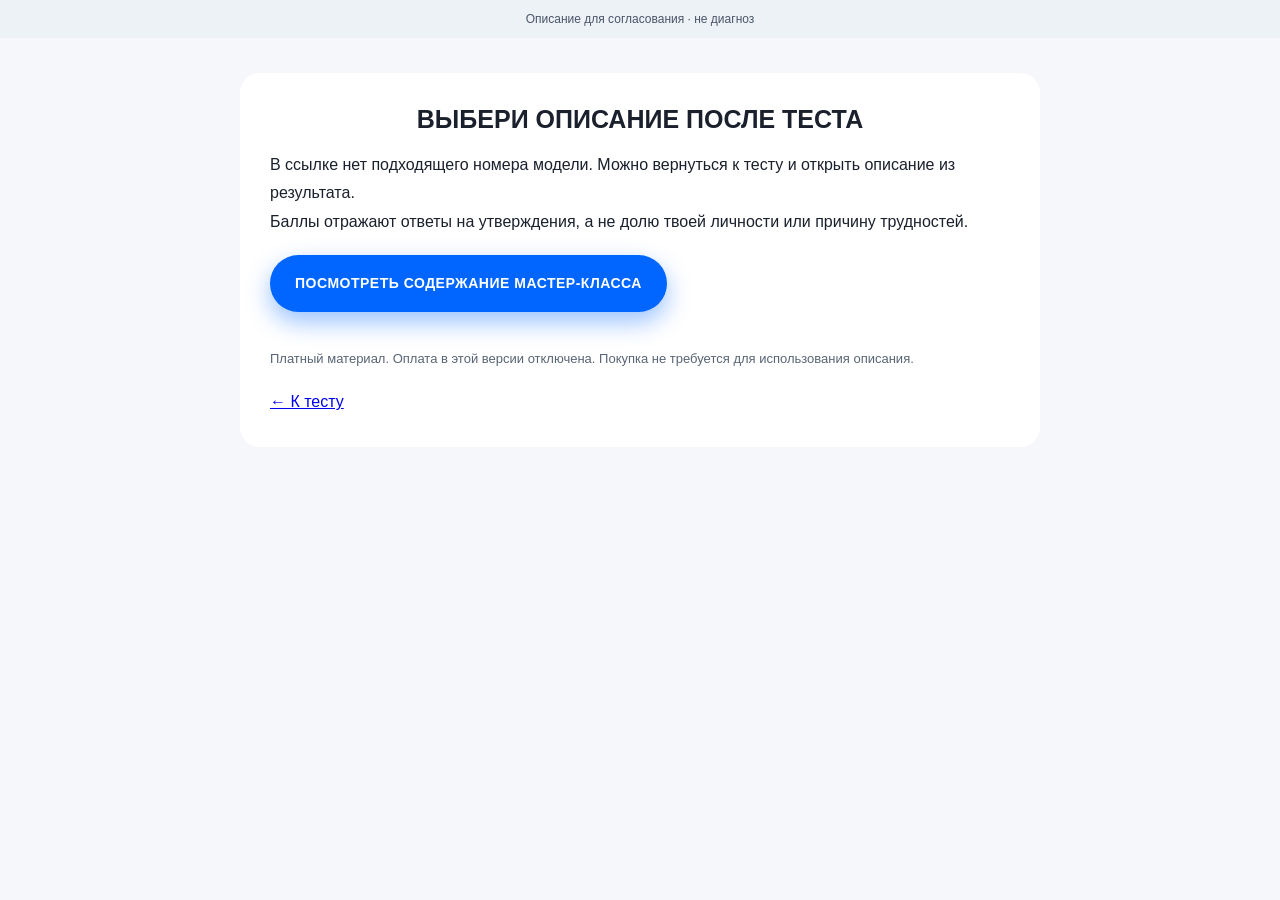
<file: result.html>
<!doctype html><html lang="ru"><head><meta charset="utf-8"><meta name="viewport" content="width=device-width, initial-scale=1"><meta name="robots" content="noindex,nofollow"><meta name="referrer" content="strict-origin-when-cross-origin"><title>Описание результата — ЭГО-ТЕСТ</title><link rel="stylesheet" href="assets/original.css"><link rel="stylesheet" href="assets/review.css"><script src="assets/review.js" defer></script><script src="assets/constants.js" defer></script><script src="descriptions.js" defer></script><script src="assets/result.js" defer></script></head><body><div class="review-banner">Описание для согласования · не диагноз</div><main class="safe-result"><h1 id="result-title">Описание результата</h1><div id="result-copy"><p>Выбери описание после прохождения теста. <a href="./">Вернуться к тесту</a>.</p></div><p>Баллы отражают ответы на утверждения, а не долю твоей личности или причину трудностей.</p><a class="btn-cta" href="master-class/" data-event="offer_click">Посмотреть содержание мастер-класса</a><p class="copy-note">Платный материал. Оплата в этой версии отключена. Покупка не требуется для использования описания.</p><p><a href="./">← К тесту</a></p></main></body></html>
</file>
<file: assets/original.css>
/* --- НАСТРОЙКИ ДИЗАЙНА (CSS) --- */
        :root {
            --bg-color: #F5F7FA;        
            --text-color: #1A202C;      
            --accent-color: #0066FF;    
            --orange-color: #FF8C00;    
            --secondary-accent: #718096;
            --white: #FFFFFF;           
            --shadow: 0 4px 20px rgba(0, 0, 0, 0.08); 
            --border-radius: 20px;      
        }

        * { box-sizing: border-box; margin: 0; padding: 0; -webkit-tap-highlight-color: transparent; }
        body { font-family: 'Montserrat', sans-serif; background-color: var(--bg-color); color: var(--text-color); line-height: 1.5; -webkit-font-smoothing: antialiased; }

        .container { max-width: 800px; margin: 0 auto; padding: 40px 20px; min-height: 100vh; display: flex; flex-direction: column; justify-content: center; }

        h1 { font-weight: 800; font-size: 28px; text-align: center; text-transform: uppercase; margin-bottom: 15px; line-height: 1.3; }
        .subtitle { text-align: center; font-size: 18px; font-weight: 500; margin-bottom: 10px; }
        
        /* Стили для эффекта маркера с правильным шрифтом */
        .subtitle span {
            background-color: #fbeeb8; /* Желтый фон как на скрине */
            font-family: 'Montserrat', sans-serif; /* Установка нужного шрифта */
            font-weight: 500;          /* Средняя жирность для читабельности */
            padding: 4px 8px;          
            border-radius: 4px;        
            box-decoration-break: clone; 
            -webkit-box-decoration-break: clone; 
            line-height: 1.8;          
            display: inline;           /* Важно для корректного переноса фона */
            color: #000000;            /* Темный цвет текста для контраста */
        }
        
        .description { text-align: center; font-size: 15px; color: var(--secondary-accent); margin-bottom: 40px; }
        
        /* Карточки */
        .card { background: var(--white); border-radius: var(--border-radius); padding: 25px 30px; box-shadow: var(--shadow); margin-bottom: 25px; cursor: pointer; transition: all 0.2s ease; position: relative; overflow: hidden; display: flex; flex-direction: column; border: 2px solid transparent; }
        .card:hover { transform: translateY(-3px); box-shadow: 0 8px 25px rgba(0,0,0,0.12); }
        .card-full { border: 3px solid var(--accent-color); } 
        .card-express .card-title { 
            color: #4A5568; /* Темно-серый вместо оранжевого */
        }
        .card-header { display: flex; justify-content: space-between; align-items: flex-start; margin-bottom: 15px; }
        .card-title { font-size: 24px; font-weight: 800; color: var(--accent-color); line-height: 1.2; }
        
        .badge-info { font-size: 13px; font-weight: 700; padding: 6px 12px; border-radius: 8px; background-color: #EDF2F7; color: var(--text-color); white-space: nowrap; margin-left: 10px; }
        .card-full .badge-info { background-color: rgba(0, 102, 255, 0.1); color: var(--accent-color); }
        .card-express .badge-info { 
            background-color: #EDF2F7; /* Светло-серый фон */
            color: #4A5568;            /* Темно-серый текст */
        }
        
        .card-text { font-size: 16px; margin-bottom: 20px; color: #4A5568; line-height: 1.6; }
        
        .card-footer { display: flex; justify-content: space-between; align-items: center; font-size: 14px; font-weight: 700; margin-top: auto; width: 100%; }
        
        .tag { background-color: var(--accent-color); color: white; padding: 6px 14px; border-radius: 20px; font-size: 12px; font-weight: 600; white-space: nowrap; }
        
        .accuracy-badge { font-weight: 700; font-size: 14px; display: flex; align-items: center; }
        .card-full .accuracy-badge { color: var(--accent-color); }
        .card-express .accuracy-badge { 
            color: #718096; /* Спокойный серый для процентов */
        }

        /* Подвал сайта */
        .footer {
            text-align: center;
            padding: 30px 20px;
            font-size: 13px;
            color: var(--secondary-accent);
            line-height: 1.6;
            background-color: var(--bg-color);
            border-top: 1px solid #E2E8F0;
            width: 100%;
        }

        .footer p {
            margin-bottom: 5px;
        }

        .disclaimer {
            font-style: italic;
            max-width: 600px;
            margin: 10px auto 0;
            opacity: 0.8;
        }

        /* Тест */
        .quiz-wrapper { width: 100%; margin: 0 auto; }
        .progress-container { margin-bottom: 30px; width: 100%; margin-left: auto; margin-right: auto; }
        .progress-header { display: flex; justify-content: space-between; font-size: 12px; color: var(--secondary-accent); margin-bottom: 8px; font-weight: 700; text-transform: uppercase; }
        .progress-bar { width: 100%; height: 6px; background-color: #E2E8F0; border-radius: 10px; overflow: hidden; }
        .progress-fill { height: 100%; background-color: var(--accent-color); width: 0%; transition: width 0.3s ease; }
        .question-card { background: var(--white); padding: 40px 30px; border-radius: var(--border-radius); box-shadow: var(--shadow); text-align: center; margin-bottom: 20px; min-height: 200px; display: flex; align-items: center; justify-content: center; width: 100%; }
        .question-text { font-size: 22px; font-weight: 700; color: var(--text-color); line-height: 1.4; }
        
        .answers-container { display: flex; flex-direction: column; gap: 15px; width: 100%; }
        .btn-answer { padding: 20px; border: none; border-radius: 15px; font-family: 'Montserrat', sans-serif; font-size: 16px; font-weight: 600; cursor: pointer; transition: all 0.2s; outline: none; width: 100%; }
        
        .btn-yes { background-color: var(--accent-color); color: white; box-shadow: 0 4px 15px rgba(0, 102, 255, 0.3); }
        .btn-yes:active { transform: scale(0.98); }
        .btn-maybe { background-color: var(--white); color: var(--text-color); border: 2px solid #E2E8F0; }
        .btn-maybe:active { background-color: #f7f9fc; }
        .btn-no { background-color: var(--white); color: #A0AEC0; border: 1px solid transparent; }
        .btn-no:active { color: var(--text-color); }

        /* Результаты */
        .chart-section { background: var(--white); border-radius: var(--border-radius); padding: 30px; box-shadow: var(--shadow); margin-bottom: 30px; display: flex; flex-wrap: wrap; align-items: center; justify-content: center; }
        .chart-container { position: relative; width: 300px; height: 300px; }
        .chart-legend { margin-left: 30px; flex: 1; min-width: 250px; }
        .legend-item { display: flex; align-items: center; margin-bottom: 15px; padding-bottom: 15px; border-bottom: 1px solid #EDF2F7; }
        .legend-item:last-child { border-bottom: none; }
        .legend-color { width: 12px; height: 12px; border-radius: 50%; margin-right: 15px; }
        .legend-text { font-weight: 700; font-size: 16px; color: var(--text-color); display: flex; justify-content: space-between; width: 100%; }
        .legend-score { color: var(--secondary-accent); font-weight: 500; background: #F7FAFC; padding: 2px 8px; border-radius: 8px; font-size: 14px; }
        
        .result-header-card { background: #1A202C; color: white; border-radius: var(--border-radius); padding: 40px 30px; margin-bottom: 20px; text-align: center; box-shadow: var(--shadow); }
        .result-title-small { font-size: 12px; text-transform: uppercase; letter-spacing: 1.5px; opacity: 0.7; margin-bottom: 15px; font-weight: 600; }
        .result-main-name { font-size: 32px; font-weight: 800; text-transform: uppercase; line-height: 1.2; }
        
        .result-body-card { background: var(--white); border-radius: var(--border-radius); padding: 30px; box-shadow: var(--shadow); margin-bottom: 30px; text-align: left; }
        .result-details { font-size: 17px; color: var(--text-color); line-height: 1.6; }
        .detail-block { margin-bottom: 20px; padding-bottom: 20px; border-bottom: 1px solid #EDF2F7; }
        .detail-block:last-child { margin-bottom: 0; padding-bottom: 0; border-bottom: none; }
        .detail-label { font-weight: 800; color: var(--accent-color); margin-bottom: 5px; display: block; font-size: 16px; text-transform: uppercase; letter-spacing: 0.5px; }

        /* Кнопка с анимацией блика */
        .long-text-toggle {
            text-align: center;
            margin: 30px auto;
            cursor: pointer;
            color: var(--accent-color);
            font-weight: 700;
            text-decoration: none;
            
            background-color: #EDF2F7;
            padding: 15px 30px;
            border-radius: 12px;
            display: block;
            width: fit-content;
            border: 1px solid rgba(0, 0, 0, 0.15); 
            
            /* ВАЖНО ДЛЯ АНИМАЦИИ: */
            position: relative; 
            overflow: hidden; /* Обрезает блик по краям кнопки */
            transition: all 0.2s ease;
        }

        .long-text-toggle:hover {
            background-color: #E2E8F0;
            border-color: rgba(0, 0, 0, 0.3);
            transform: translateY(-2px);
        }

        /* Создаем сам "свет" (псевдоэлемент) - ЯРКАЯ ВЕРСИЯ */
        .long-text-toggle::after {
            content: '';
            position: absolute;
            top: 0;
            left: -100px; /* Старт левее */
            width: 50px;  /* Делаем луч узким (было 80%), чтобы он был четче */
            height: 100%;
            
            /* Градиент: Резкий переход в чистый белый */
            background: linear-gradient(
                to right, 
                rgba(255, 255, 255, 0) 0%, 
                rgba(255, 255, 255, 1) 50%, /* Чистый белый, непрозрачный */
                rgba(255, 255, 255, 0) 100%
            );
            
            transform: skewX(-25deg);
            animation: shine 3s infinite;
        }

        /* Настройка движения */
        @keyframes shine {
            0% { left: -150%; }   /* Старт */
            30% { left: 150%; }   /* Быстрый пролет вправо */
            100% { left: 150%; }  /* Пауза (ничего не происходит до конца 4 секунд) */
        }
        
        .long-text-content { 
    display: block; 
    background: white; 
    padding: 30px; 
    border-radius: var(--border-radius); 
    margin-bottom: 30px; 
    font-size: 17px; 
    line-height: 1.6; 
    color: var(--text-color); 
    box-shadow: var(--shadow); 
}

        /* Контент длинного текста - форматирование */
        #long-text-container h3 { 
            text-align: center; 
            color: var(--accent-color); 
            margin-bottom: 20px; 
        }

        #long-text-container p { 
            margin-bottom: 0; 
            margin-top: 0;    
            line-height: 1.6; 
        }

        #long-text-container ul { 
            margin-bottom: 15px; 
            padding-left: 20px; 
        }

        #long-text-container li { 
            margin-bottom: 5px; 
        }

        .cta-section { text-align: center; margin-top: 40px; margin-bottom: 60px; }
        
        /* Кнопка: "получить решение" */
.cta-text { 
    font-size: 18px; 
    font-weight: 700; 
    margin: 40px auto 20px;
    text-align: center;
    width: 100%;
}
        
        @keyframes bounce { 0%, 20%, 50%, 80%, 100% {transform: translateY(0);} 40% {transform: translateY(-5px);} 60% {transform: translateY(-3px);} }
        .btn-cta { background-color: var(--accent-color); color: #FFFFFF !important; padding: 22px 45px; border-radius: 50px; text-decoration: none; font-weight: 800; font-size: 18px; display: inline-block; box-shadow: 0 10px 25px rgba(0, 102, 255, 0.4); transition: transform 0.2s, box-shadow 0.2s; border: none; cursor: pointer; letter-spacing: 0.5px; text-transform: uppercase; }
        .btn-cta:hover { transform: translateY(-2px); box-shadow: 0 15px 30px rgba(0, 102, 255, 0.5); }
        
        .hidden { display: none !important; }
        #warning-overlay { position: fixed; top: 0; left: 0; width: 100%; height: 100%; background-color: rgba(26, 32, 44, 0.95); z-index: 1000; display: flex; justify-content: center; align-items: center; color: white; text-align: center; padding: 20px; opacity: 0; visibility: hidden; transition: opacity 0.5s ease; }
        #warning-overlay.active { opacity: 1; visibility: visible; }
        .warning-text { font-size: 24px; font-weight: 600; text-transform: uppercase; line-height: 1.5; max-width: 600px; }

        @media (max-width: 600px) {
            h1 { font-size: 24px; }
            .question-text { font-size: 18px; }
            .chart-section { flex-direction: column; padding: 20px; }
            .chart-legend { margin-left: 0; margin-top: 30px; width: 100%; }
            .chart-container { width: 250px; height: 250px; }
            .result-main-name { font-size: 24px; }
            .cta-text { font-size: 16px; flex-direction: row; flex-wrap: nowrap; }
            .result-header-card { padding: 30px 20px; }
            .result-body-card { padding: 25px 20px; }
            .card-title { font-size: 20px; }
            .card-footer { justify-content: space-between; flex-wrap: nowrap; align-items: center; }
            .accuracy-badge .badge-info, .tag { font-size: 11px; padding: 6px 10px; white-space: nowrap; }
            .accuracy-badge { width: auto; margin-bottom: 0; justify-content: flex-start; }
            .tag { margin-left: 0; }
        }
</file>
<file: assets/review.css>
/* Functional additions only; original styling remains in original.css. */
.review-banner{font-size:12px;text-align:center;padding:10px 16px;background:#edf2f7;color:#4a5568;line-height:1.5}.review-banner a{color:#0066ff}.copy-note{font-size:13px;line-height:1.7;color:#586575;margin:18px 0}.result-note{border-left:3px solid #0066ff;padding:14px;background:#edf2f7;font-size:14px;line-height:1.7;margin:20px 0}button:focus-visible,a:focus-visible,[role=button]:focus-visible{outline:3px solid #ff8c00;outline-offset:4px}.preview-offer-link{color:#0066ff}.questions-nav{display:flex;justify-content:space-between;gap:18px;margin:20px 0}.questions-nav button{border:0;background:transparent;color:#0066ff;cursor:pointer;font:inherit;font-size:13px;padding:8px 0}.questions-nav button:disabled{opacity:.5;cursor:default}.result-all{font-size:14px;line-height:1.7;padding:16px;background:#fff;margin:20px 0;border-radius:12px}.result-all li{margin:6px 0}.card[role=button]{outline-offset:5px}a{overflow-wrap:anywhere}button:disabled{opacity:.6;cursor:default}.safe-result{max-width:800px;margin:35px auto;background:white;border-radius:20px;padding:30px;line-height:1.8}.safe-result h1{font-size:25px}.safe-result h3{margin-top:28px}.safe-result .btn-cta{font-size:14px;padding:16px 25px;margin:18px 0}.footer a{color:#0066ff}@media(max-width:600px){.card-footer{flex-wrap:wrap!important;gap:8px}.safe-result{padding:24px 20px;margin:20px 12px}.btn-cta{font-size:15px;padding:20px 28px}}@media(prefers-reduced-motion:reduce){*{animation:none!important;scroll-behavior:auto!important}}@media(max-width:420px){.card-header{flex-wrap:wrap;gap:12px}.card-header .badge-info{margin-left:0;max-width:100%;box-sizing:border-box}.card-title{overflow-wrap:normal}}
</file>
<file: master-class/offer.css>
*{box-sizing:border-box}html{scroll-behavior:smooth;scroll-padding-top:20px}body{margin:0;background:linear-gradient(115deg,#edf8f8,#d9f2f1);color:#17262a;font:17px/1.85 Montserrat,Arial,sans-serif}a{color:#075c70;text-underline-offset:4px;overflow-wrap:anywhere}.review{padding:8px 15px;background:#183537;color:white;text-align:center;font-size:12px}nav{max-width:920px;margin:auto;padding:20px;display:flex;justify-content:space-between;gap:20px;font-size:13px}main{max-width:920px;margin:auto;padding:0 45px}h1,h2,h3,p{margin-top:0}h1,h2{font-weight:800;text-align:center;line-height:1.3;letter-spacing:-.035em}h1{font-size:clamp(34px,5vw,52px);margin-bottom:24px}h2{font-size:clamp(27px,4vw,37px);margin-bottom:30px}h3{font-size:23px;line-height:1.5;margin:12px 0}section{padding:45px 0;border-top:1px solid #b8d9d8}section p{margin-bottom:22px}.hero{padding:60px 0;text-align:center}.hero>p:not(.eyebrow){max-width:690px;margin-left:auto;margin-right:auto}.lead{font-size:clamp(21px,3vw,27px);font-weight:600;line-height:1.55}.eyebrow{font-size:12px;font-weight:700;letter-spacing:.07em;text-transform:uppercase}.small{font-size:13px;line-height:1.7;color:#3f5b60}.hero .small{margin-top:25px}.button{display:inline-block;background:#32aaa8;border:1px solid #238d8a;border-radius:9px;color:#fff;padding:17px 32px;text-decoration:none;font:600 17px/1.5 Montserrat,Arial,sans-serif;cursor:pointer;margin:15px 0}.button:hover{background:#238d8a}.button:disabled{background:#6a898a;border-color:#6a898a;cursor:not-allowed}.note{background:#ffffffa8;border-left:4px solid #32aaa8;padding:20px 25px;border-radius:0 12px 12px 0;margin:25px 0;font-size:15px}.note p{margin:8px 0 0}.check{list-style:none;padding:0}.check li{padding:10px 0 10px 28px;position:relative}.check li:before{content:'✓';position:absolute;left:0;color:#087970;font-weight:bold}.program{background:#ffffff8c;padding:27px;border-radius:12px;margin:20px 0}.program>span{display:inline-block;background:#fff2b1;font-size:12px;font-weight:800;padding:3px 10px}.program p{margin-bottom:0}.limits{font-size:15px}.limits li{margin:12px 0}.limits ul{padding-left:22px}.limits details{border:1px solid #95c8c5;background:#fff9;padding:20px;border-radius:10px}.limits summary{font-weight:700;cursor:pointer}.author{text-align:center}.author img{border-radius:50%;object-fit:cover;display:block;margin:0 auto 25px}.author blockquote{font-size:21px;line-height:1.7;margin:25px auto;max-width:650px}.faq details{border-bottom:1px solid #b8d9d8;padding:18px 0}.faq summary{font-weight:600;cursor:pointer}.faq p{margin-top:16px}.access{text-align:center}.price{font-size:57px;font-weight:800;line-height:1.3;margin:10px 0 20px}.access .small{max-width:630px;margin:12px auto 25px}footer{max-width:920px;margin:auto;padding:25px 45px 45px;font-size:12px;line-height:1.7;text-align:center}a:focus-visible,button:focus-visible,summary:focus-visible{outline:3px solid #8e5415;outline-offset:5px}@media(max-width:600px){body{font-size:16px}main{padding:0 22px}nav{font-size:12px;gap:12px}.hero{padding:35px 0}.hero .lead br{display:none}section{padding:35px 0}h1{font-size:33px}h2{font-size:27px}.button{font-size:15px;padding:16px 24px}.program{padding:22px}.note{padding:20px}.limits details{padding:18px}footer{padding:25px 22px}.author blockquote{font-size:18px}.price{font-size:49px}}@media(prefers-reduced-motion:reduce){html{scroll-behavior:auto}}
</file>
